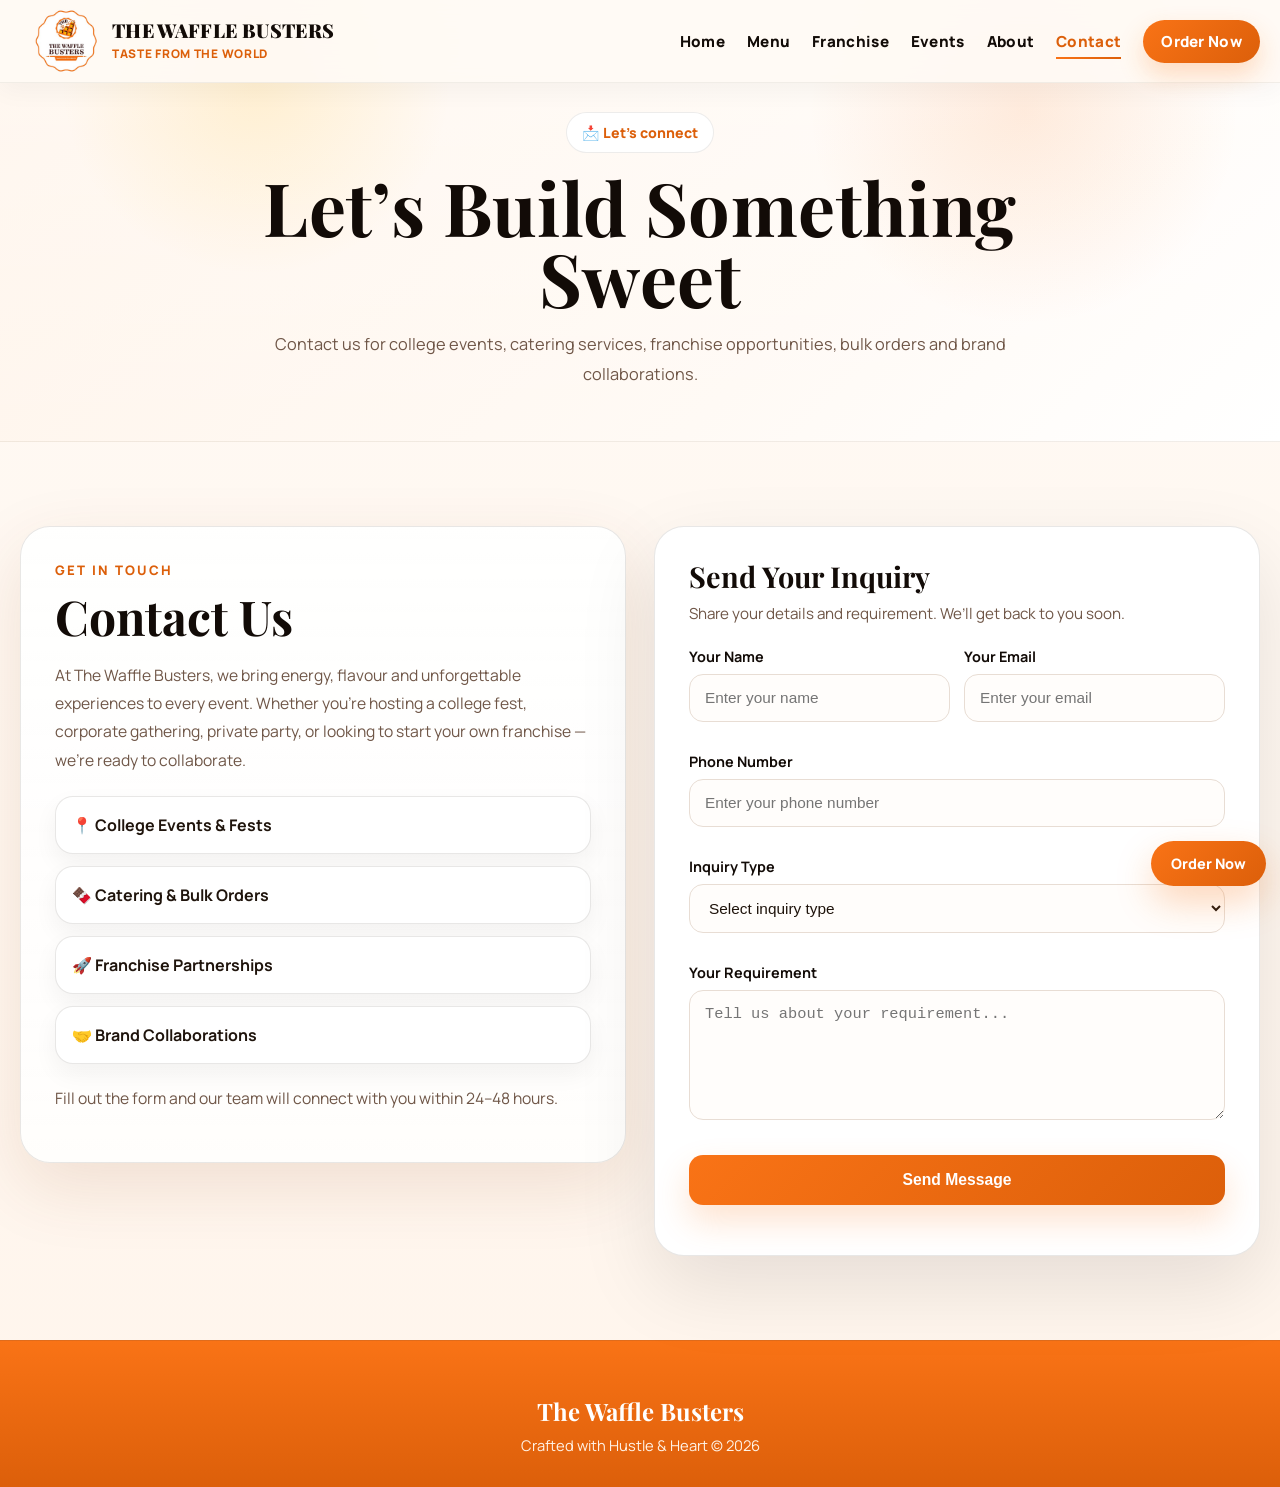
<file: contact.html>
<!DOCTYPE html>
<html lang="en">
<head>
  <meta charset="UTF-8">
  <meta name="viewport" content="width=device-width, initial-scale=1.0">
  <title>Contact |The Waffle Busters</title>

  <link rel="preconnect" href="https://fonts.googleapis.com">
  <link rel="preconnect" href="https://fonts.gstatic.com" crossorigin>
  <link href="https://fonts.googleapis.com/css2?family=Manrope:wght@400;500;600;700;800&family=Playfair+Display:wght@700;800;900&display=swap" rel="stylesheet">


  <style>
  :root{
    --brand:#f97316;
    --brand-dark:#dc5f0a;
    --brand-soft:#fff4ea;
    --cream:#fffaf5;
    --cream-2:#fff1e3;
    --surface:#ffffff;
    --surface-2:#fff7ef;
    --text:#1f140c;
    --text-soft:#6f5647;
    --heading:#120b07;
    --line:rgba(31,20,12,0.10);
    --shadow:0 24px 70px rgba(133,58,8,0.12);
    --radius:26px;
  }

  *{
    margin:0;
    padding:0;
    box-sizing:border-box;
  }

  html{
    scroll-behavior:smooth;
  }

  body{
    font-family:'Manrope',sans-serif;
    background:
      radial-gradient(circle at top left, rgba(249,115,22,.10), transparent 22%),
      radial-gradient(circle at top right, rgba(249,115,22,.08), transparent 18%),
      linear-gradient(180deg,#fffaf5 0%, #fff5ec 100%);
    color:var(--text);
    overflow-x:hidden;
    -webkit-font-smoothing:antialiased;
    text-rendering:optimizeLegibility;
  }

  a{
    text-decoration:none;
    color:inherit;
  }

  img{
    display:block;
    max-width:100%;
  }

  .container{
    width:min(1240px, calc(100% - 32px));
    margin:auto;
  }

  /* NAVBAR */
  .navbar{
    position:fixed;
    top:0;
    left:0;
    width:100%;
    z-index:1200;
    background:rgba(255,250,245,.92);
    backdrop-filter:blur(16px);
    border-bottom:1px solid rgba(31,20,12,.06);
    box-shadow:0 8px 24px rgba(0,0,0,.04);
  }

  .nav-inner{
    min-height:82px;
    display:flex;
    align-items:center;
    justify-content:space-between;
    gap:18px;
    position:relative;
  }

 .logo{
  display:flex;
  align-items:center;
  gap:22px;
  min-width:0;
  position:relative;
  z-index:1202;
  overflow:visible;
}

 .logo-img{
  width:70px;
  height:70px;
  object-fit:contain;
  flex-shrink:0;
  background:transparent;
  border-radius:0;
  padding:0;
  box-shadow:none;
  transform:scale(1.32);
  transform-origin:left center;
}

  .logo-text{
    min-width:0;
  }

  .logo-text h2{
    font-family:'Playfair Display',serif;
    font-size:1.2rem;
    line-height:1.05;
    color:var(--heading);
    font-weight:900;
    letter-spacing:.35px;
    text-transform:uppercase;
  }

  .logo-text p{
    font-size:.74rem;
    color:var(--brand-dark);
    margin-top:4px;
    white-space:nowrap;
    font-weight:800;
    letter-spacing:.7px;
    text-transform:uppercase;
  }

  .nav-toggle{
    display:none;
    width:46px;
    height:46px;
    border:none;
    border-radius:14px;
    background:#fff;
    border:1px solid rgba(31,20,12,.08);
    align-items:center;
    justify-content:center;
    cursor:pointer;
    position:relative;
    z-index:1202;
    flex-shrink:0;
    box-shadow:0 10px 24px rgba(0,0,0,.05);
  }

  .nav-toggle span{
    position:absolute;
    width:22px;
    height:2px;
    border-radius:999px;
    background:var(--heading);
    transition:.28s ease;
  }

  .nav-toggle span:nth-child(1){transform:translateY(-7px);}
  .nav-toggle span:nth-child(2){transform:translateY(0);}
  .nav-toggle span:nth-child(3){transform:translateY(7px);}

  .nav-toggle.active span:nth-child(1){transform:translateY(0) rotate(45deg);}
  .nav-toggle.active span:nth-child(2){opacity:0;}
  .nav-toggle.active span:nth-child(3){transform:translateY(0) rotate(-45deg);}

  .nav-links{
    display:flex;
    align-items:center;
  }

  .navbar ul{
    display:flex;
    gap:22px;
    list-style:none;
    align-items:center;
    flex-wrap:wrap;
    justify-content:flex-end;
  }

  .navbar a{
    color:var(--heading);
    font-weight:800;
    letter-spacing:.3px;
    transition:.25s;
    position:relative;
    font-size:.95rem;
  }

  .navbar a:hover,
  .navbar .active{
    color:var(--brand-dark);
  }

  .navbar a::after{
    content:"";
    position:absolute;
    left:0;
    bottom:-7px;
    width:0;
    height:2px;
    background:linear-gradient(90deg,var(--brand),var(--brand-dark));
    transition:.25s;
  }

  .navbar a:hover::after,
  .navbar .active::after{
    width:100%;
  }

  .nav-cta{
    padding:11px 18px;
    border-radius:999px;
    background:linear-gradient(135deg,var(--brand),var(--brand-dark));
    color:#fff !important;
    font-weight:900 !important;
    box-shadow:0 12px 26px rgba(249,115,22,.24);
  }

  .nav-cta::after{
    display:none !important;
  }

  .nav-overlay{
    display:none;
  }

  /* HERO */
  .contact-hero{
    min-height:auto;
    display:flex;
    align-items:center;
    justify-content:center;
    background:linear-gradient(135deg,#fff4ea,#fffaf5 65%, #fff 100%);
    color:var(--heading);
    position:relative;
    overflow:hidden;
    padding:112px 0 52px;
    text-align:center;
    isolation:isolate;
    border-bottom:1px solid rgba(31,20,12,.06);
  }

  .contact-hero::before{
    content:"";
    position:absolute;
    inset:0;
    background:
      radial-gradient(circle at 20% 18%, rgba(255,183,3,.14), transparent 18%),
      radial-gradient(circle at 80% 25%, rgba(249,115,22,.12), transparent 20%),
      linear-gradient(180deg, rgba(255,255,255,.35), rgba(255,255,255,0));
    z-index:0;
  }

  .hero-inner{
    position:relative;
    z-index:5;
    max-width:820px;
    padding:0 12px;
  }

  .eyebrow{
    display:inline-flex;
    align-items:center;
    gap:10px;
    padding:10px 15px;
    border-radius:999px;
    background:#fff;
    border:1px solid rgba(31,20,12,.08);
    color:var(--brand-dark);
    font-weight:800;
    margin-bottom:18px;
    font-size:.88rem;
  }

  .contact-hero h1{
    font-family:'Playfair Display',serif;
    font-size:clamp(2.2rem, 6vw, 4.6rem);
    color:var(--heading);
    line-height:.96;
    letter-spacing:.4px;
  }

  .contact-hero p{
    margin-top:18px;
    font-size:1.02rem;
    line-height:1.8;
    color:var(--text-soft);
    max-width:760px;
    margin-left:auto;
    margin-right:auto;
  }

  /* CONTACT SECTION */
  .contact-section{
    padding:84px 0;
  }

  .contact-grid{
    display:grid;
    grid-template-columns:minmax(0,1fr) minmax(0,1fr);
    gap:28px;
    align-items:start;
  }

  .contact-info{
    min-width:0;
    background:linear-gradient(180deg, rgba(255,255,255,.92), rgba(255,255,255,.82));
    border:1px solid var(--line);
    border-radius:30px;
    padding:34px;
    box-shadow:var(--shadow);
  }

  .contact-info .mini{
    color:var(--brand-dark);
    font-weight:900;
    letter-spacing:2px;
    text-transform:uppercase;
    margin-bottom:12px;
    font-size:.82rem;
  }

  .contact-info h2{
    font-family:'Playfair Display',serif;
    font-size:clamp(2rem, 4vw, 3rem);
    margin-bottom:18px;
    line-height:1.08;
    color:var(--heading);
  }

  .contact-info p{
    line-height:1.8;
    margin-bottom:16px;
    font-size:.98rem;
    color:var(--text-soft);
  }

  .info-list{
    display:grid;
    gap:12px;
    margin:22px 0 20px;
  }

  .info-item{
    background:#fff;
    border:1px solid var(--line);
    border-radius:18px;
    padding:16px 16px;
    color:var(--text);
    font-weight:700;
    box-shadow:0 10px 25px rgba(0,0,0,0.05);
    line-height:1.5;
  }

  .info-note{
    font-size:.9rem;
    color:var(--text-soft);
  }

  .contact-form{
    min-width:0;
    background:white;
    padding:34px;
    border-radius:30px;
    box-shadow:0 30px 80px rgba(0,0,0,0.10);
    border:1px solid var(--line);
  }

  .form-head{
    margin-bottom:20px;
  }

  .form-head h3{
    font-family:'Playfair Display',serif;
    font-size:1.8rem;
    color:var(--heading);
    margin-bottom:8px;
    line-height:1.1;
  }

  .form-head p{
    color:var(--text-soft);
    line-height:1.7;
    font-size:.95rem;
  }

  .form-grid{
    display:grid;
    grid-template-columns:1fr 1fr;
    gap:14px;
  }

  .form-group{
    margin-bottom:16px;
  }

  .form-group.full{
    grid-column:1 / -1;
  }

  .contact-form label{
    display:block;
    margin-bottom:8px;
    font-size:.9rem;
    font-weight:700;
    color:var(--heading);
  }

  .contact-form input,
  .contact-form textarea,
  .contact-form select{
    width:100%;
    padding:14px 15px;
    border-radius:14px;
    border:1px solid #e8ddd4;
    font-size:.96rem;
    background:#fffdfb;
    color:var(--text);
    outline:none;
    transition:.2s ease;
  }

  .contact-form input:focus,
  .contact-form textarea:focus,
  .contact-form select:focus{
    border-color:rgba(249,115,22,.55);
    box-shadow:0 0 0 4px rgba(249,115,22,.08);
    background:#fff;
  }

  .contact-form textarea{
    resize:vertical;
    min-height:130px;
  }

  .contact-form button{
    width:100%;
    padding:16px;
    border:none;
    border-radius:14px;
    background:linear-gradient(135deg,var(--brand),var(--brand-dark));
    color:white;
    font-weight:900;
    font-size:.98rem;
    cursor:pointer;
    transition:.3s;
    box-shadow:0 16px 34px rgba(249,115,22,0.20);
  }

  .contact-form button:hover{
    transform:translateY(-3px);
    box-shadow:0 18px 38px rgba(249,115,22,0.28);
  }

  /* FOOTER */
  footer{
    background:linear-gradient(180deg,var(--brand),var(--brand-dark));
    color:white;
    text-align:center;
    padding:54px 20px 32px;
    border-top:1px solid rgba(255,255,255,.08);
  }

  footer h3{
    font-family:'Playfair Display',serif;
    font-size:1.5rem;
    margin-bottom:8px;
  }

  footer p{
    color:#fff3e7;
    font-size:.92rem;
  }

  @media (max-width:1100px){
    .contact-grid{
      grid-template-columns:1fr;
    }
  }

  @media (max-width:900px){
    .nav-toggle{
      display:flex;
    }

    .nav-links{
      position:fixed;
      top:0;
      right:-100%;
      width:min(88vw, 360px);
      height:100svh;
      background:linear-gradient(180deg,#fffaf5,#fff2e6);
      border-left:1px solid rgba(31,20,12,.08);
      box-shadow:-20px 0 50px rgba(0,0,0,.12);
      padding:88px 20px 28px;
      transition:.34s ease;
      display:flex;
      align-items:flex-start;
      justify-content:flex-start;
      z-index:1201;
    }

    .nav-links.active{
      right:0;
    }

    .nav-links ul{
      width:100%;
      flex-direction:column;
      align-items:flex-start;
      gap:8px;
    }

    .nav-links li{
      width:100%;
    }

    .nav-links a{
      display:block;
      width:100%;
      padding:14px 14px;
      border-radius:16px;
      font-size:1rem;
    }

    .nav-links a:hover{
      background:rgba(249,115,22,.08);
    }

    .nav-links a::after{
      display:none;
    }

    .nav-overlay{
      display:block;
      position:fixed;
      inset:0;
      background:rgba(0,0,0,.35);
      backdrop-filter:blur(3px);
      opacity:0;
      visibility:hidden;
      transition:.28s ease;
      z-index:1200;
    }

    .nav-overlay.active{
      opacity:1;
      visibility:visible;
    }

    .contact-hero{
      padding:96px 0 36px;
    }

    .contact-section{
      padding:64px 0;
    }
  }

  @media (max-width:640px){
    .container{
      width:min(100% - 20px, 1240px);
    }

    .nav-inner{
      min-height:72px;
    }

  .logo-img{
  width:58px;
  height:58px;
  object-fit:contain;
  flex-shrink:0;
  background:transparent;
  border-radius:0;
  padding:0;
  box-shadow:none;
  transform:scale(1.16);
  transform-origin:left center;
}

    .logo-text h2{
      font-size:.95rem;
    }

    .logo-text p{
      font-size:.62rem;
      letter-spacing:.45px;
      max-width:140px;
      overflow:hidden;
      text-overflow:ellipsis;
    }

    .contact-hero{
      padding:90px 0 30px;
    }

    .hero-inner{
      padding:0;
    }

    .eyebrow{
      font-size:.78rem;
      padding:8px 11px;
      margin-bottom:14px;
    }

    .contact-hero h1{
      font-size:2rem;
      line-height:1.02;
      letter-spacing:.2px;
    }

    .contact-hero p{
      margin-top:14px;
      font-size:.92rem;
      line-height:1.68;
    }

    .contact-section{
      padding:42px 0 54px;
    }

    .contact-info,
    .contact-form{
      padding:22px 16px;
      border-radius:22px;
    }

    .contact-info h2{
      font-size:1.9rem;
      margin-bottom:14px;
    }

    .contact-info p{
      font-size:.9rem;
      line-height:1.7;
      margin-bottom:14px;
    }

    .info-item{
      padding:14px;
      border-radius:16px;
      font-size:.88rem;
    }

    .info-note{
      font-size:.84rem;
    }

    .form-head h3{
      font-size:1.5rem;
    }

    .form-head p{
      font-size:.88rem;
    }

    .form-grid{
      grid-template-columns:1fr;
      gap:0;
    }

    .form-group{
      margin-bottom:14px;
    }

    .contact-form label{
      font-size:.86rem;
    }

    .contact-form input,
    .contact-form textarea,
    .contact-form select{
      padding:13px 14px;
      font-size:.92rem;
      border-radius:12px;
    }

    .contact-form button{
      padding:15px;
      font-size:.94rem;
      border-radius:12px;
    }

    footer{
      padding:42px 16px 24px;
    }

    footer h3{
      font-size:1.28rem;
    }

    footer p{
      font-size:.84rem;
    }
  }

  @media (max-width:420px){
    .contact-hero h1{
      font-size:1.72rem;
    }

    .contact-info h2,
    .form-head h3{
      font-size:1.38rem;
    }
  }

  @media (prefers-reduced-motion: reduce){
    *{
      animation:none !important;
      transition:none !important;
      scroll-behavior:auto !important;
    }
  }
</style>
</head>

<body>

  <div class="nav-overlay" id="navOverlay"></div>

  <nav class="navbar">
  <div class="container nav-inner">
    <a href="index.html" class="logo">
      <img src="assets/images/logo.png" alt="The Waffle Busters Logo" class="logo-img">
      <div class="logo-text">
        <h2>The Waffle Busters</h2>
        <p>TASTE FROM THE WORLD</p>
      </div>
    </a>

    <button class="nav-toggle" id="navToggle" aria-label="Open menu" aria-expanded="false">
      <span></span>
      <span></span>
      <span></span>
    </button>

    <div class="nav-links" id="navLinks">
      <ul>
        <li><a href="index.html">Home</a></li>
        <li><a href="menu.html">Menu</a></li>
        <li><a href="franchise.html">Franchise</a></li>
        <li><a href="events.html">Events</a></li>
        <li><a href="about.html">About</a></li>
        <li><a href="contact.html" class="active">Contact</a></li>
        <li><a href="menu.html" class="nav-cta">Order Now</a></li>
      </ul>
    </div>
  </div>
</nav>
<section class="contact-hero">
  <div class="hero-inner">
    <div class="eyebrow">📩 Let’s connect</div>
    <h1>Let’s Build Something Sweet</h1>
    <p>
      Contact us for college events, catering services, franchise opportunities,
      bulk orders and brand collaborations.
    </p>
  </div>
</section>

  <section class="contact-section">
    <div class="container contact-grid">
      <div class="contact-info">
        <div class="mini">Get In Touch</div>
        <h2>Contact Us</h2>
        <p>
          At The Waffle Busters, we bring energy, flavour and unforgettable experiences
          to every event. Whether you're hosting a college fest, corporate gathering,
          private party, or looking to start your own franchise — we’re ready to collaborate.
        </p>

        <div class="info-list">
          <div class="info-item">📍 College Events & Fests</div>
          <div class="info-item">🍫 Catering & Bulk Orders</div>
          <div class="info-item">🚀 Franchise Partnerships</div>
          <div class="info-item">🤝 Brand Collaborations</div>
        </div>

        <p class="info-note">
          Fill out the form and our team will connect with you within 24–48 hours.
        </p>
      </div>

      <div class="contact-form">
        <div class="form-head">
          <h3>Send Your Inquiry</h3>
          <p>Share your details and requirement. We’ll get back to you soon.</p>
        </div>

        <form action="https://formspree.io/f/xbdavvqv" method="POST">
          <div class="form-grid">
            <div class="form-group">
              <label for="name">Your Name</label>
              <input id="name" type="text" name="name" placeholder="Enter your name" required>
            </div>

            <div class="form-group">
              <label for="email">Your Email</label>
              <input id="email" type="email" name="email" placeholder="Enter your email" required>
            </div>

            <div class="form-group full">
              <label for="phone">Phone Number</label>
              <input id="phone" type="tel" name="phone" placeholder="Enter your phone number">
            </div>

            <div class="form-group full">
              <label for="inquiry">Inquiry Type</label>
              <select id="inquiry" name="inquiry">
                <option value="">Select inquiry type</option>
<option>College Event</option>
<option>Catering / Bulk Order</option>
<option>Franchise Inquiry</option>
<option>Brand Collaboration</option>
<option>General Contact</option>
              </select>
            </div>

            <div class="form-group full">
              <label for="message">Your Requirement</label>
              <textarea id="message" name="message" rows="5" placeholder="Tell us about your requirement..." required></textarea>
            </div>

            <div class="form-group full">
              <button type="submit">Send Message</button>
            </div>
          </div>
        </form>
      </div>
    </div>
  </section>

  <footer>
    <h3>The Waffle Busters</h3>
    <p>Crafted with Hustle & Heart © 2026</p>
  </footer>

  <script>
    const navToggle = document.getElementById("navToggle");
    const navLinks = document.getElementById("navLinks");
    const navOverlay = document.getElementById("navOverlay");

    function closeMenu(){
      navToggle.classList.remove("active");
      navLinks.classList.remove("active");
      navOverlay.classList.remove("active");
      navToggle.setAttribute("aria-expanded","false");
      document.body.style.overflow="";
    }

    function openMenu(){
      navToggle.classList.add("active");
      navLinks.classList.add("active");
      navOverlay.classList.add("active");
      navToggle.setAttribute("aria-expanded","true");
      document.body.style.overflow="hidden";
    }

    navToggle.addEventListener("click",()=>{
      navLinks.classList.contains("active") ? closeMenu() : openMenu();
    });

    navOverlay.addEventListener("click", closeMenu);
    document.querySelectorAll(".nav-links a").forEach(l=>l.addEventListener("click",closeMenu));
    window.addEventListener("resize",()=>{ if(window.innerWidth>900) closeMenu(); });
  </script>

<a href="menu.html" style="position:fixed;right:14px;bottom:14px;z-index:1000;background:linear-gradient(135deg,#f97316,#dc5f0a);color:#fff;font-weight:900;padding:13px 20px;border-radius:999px;box-shadow:0 16px 36px rgba(249,115,22,.28);font-size:.9rem;text-decoration:none;font-family:'Manrope',sans-serif;">Order Now</a>
</body>
</html>
</file>
